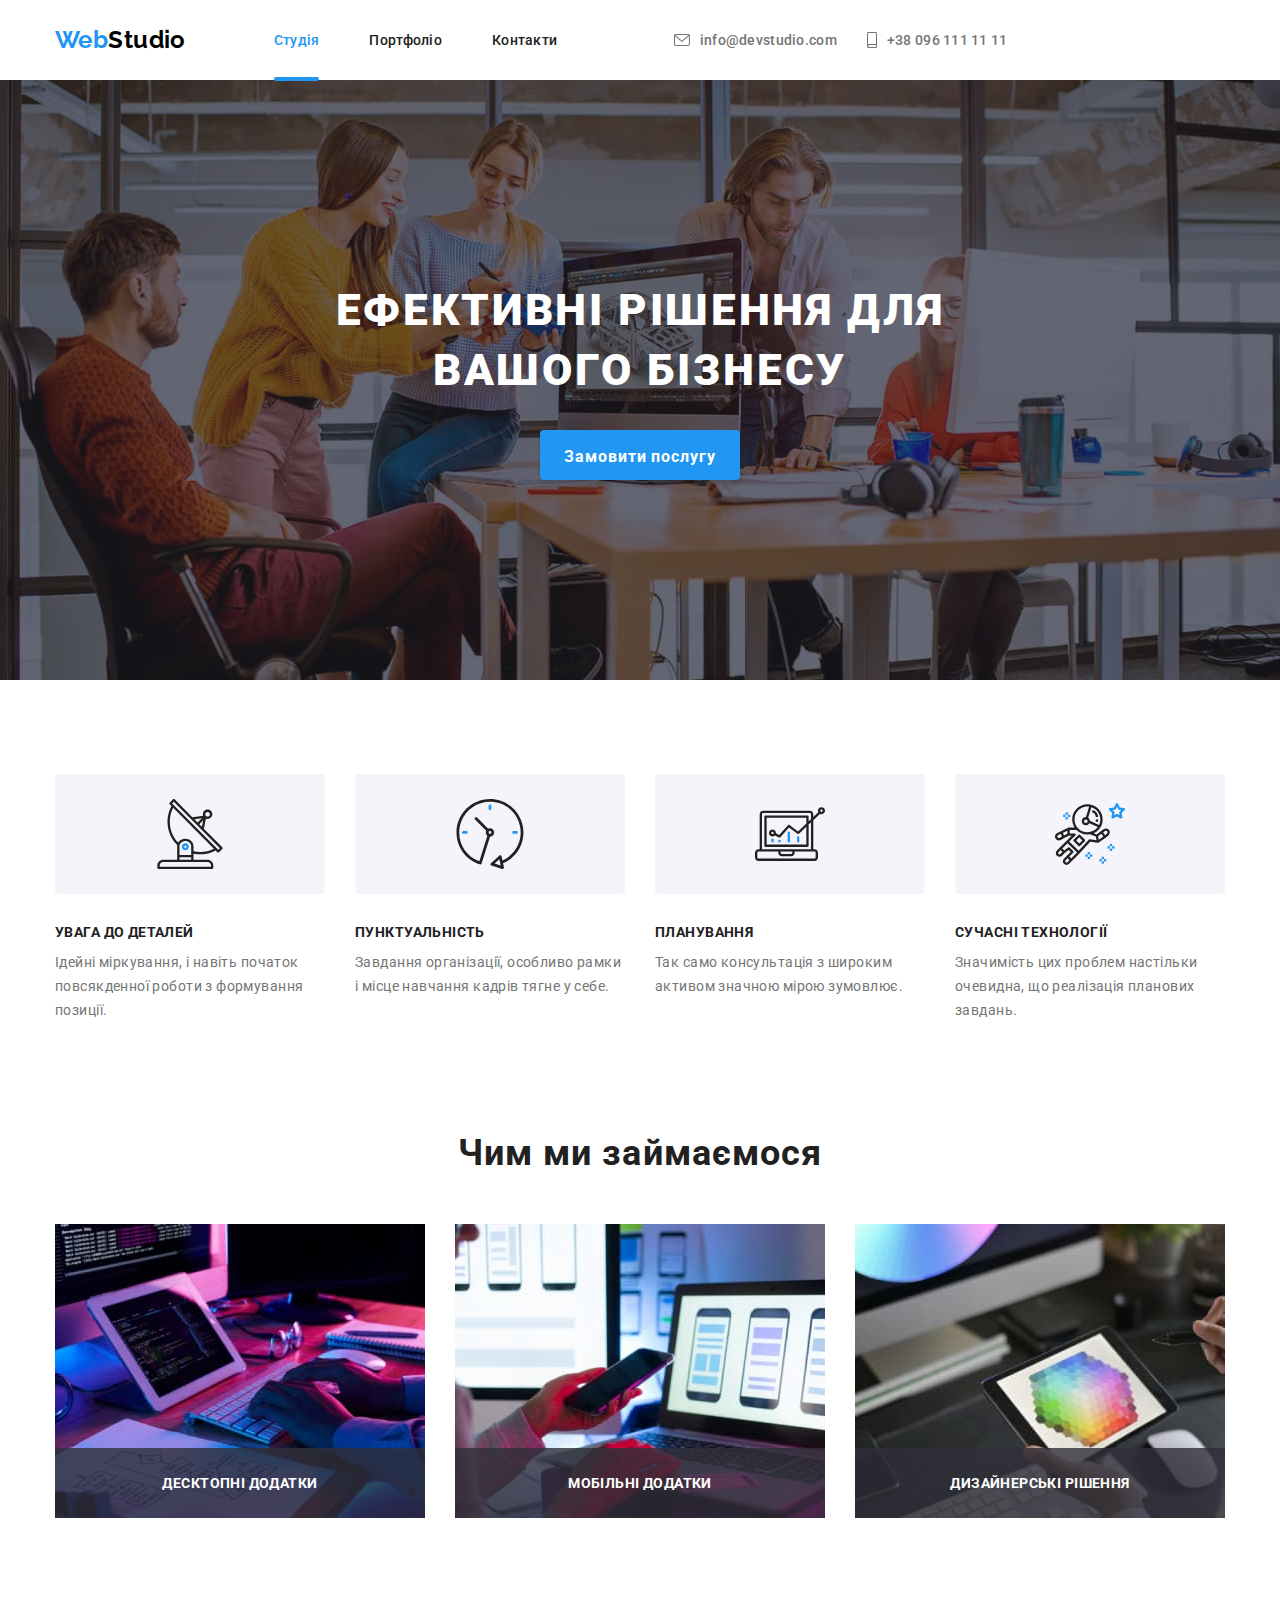
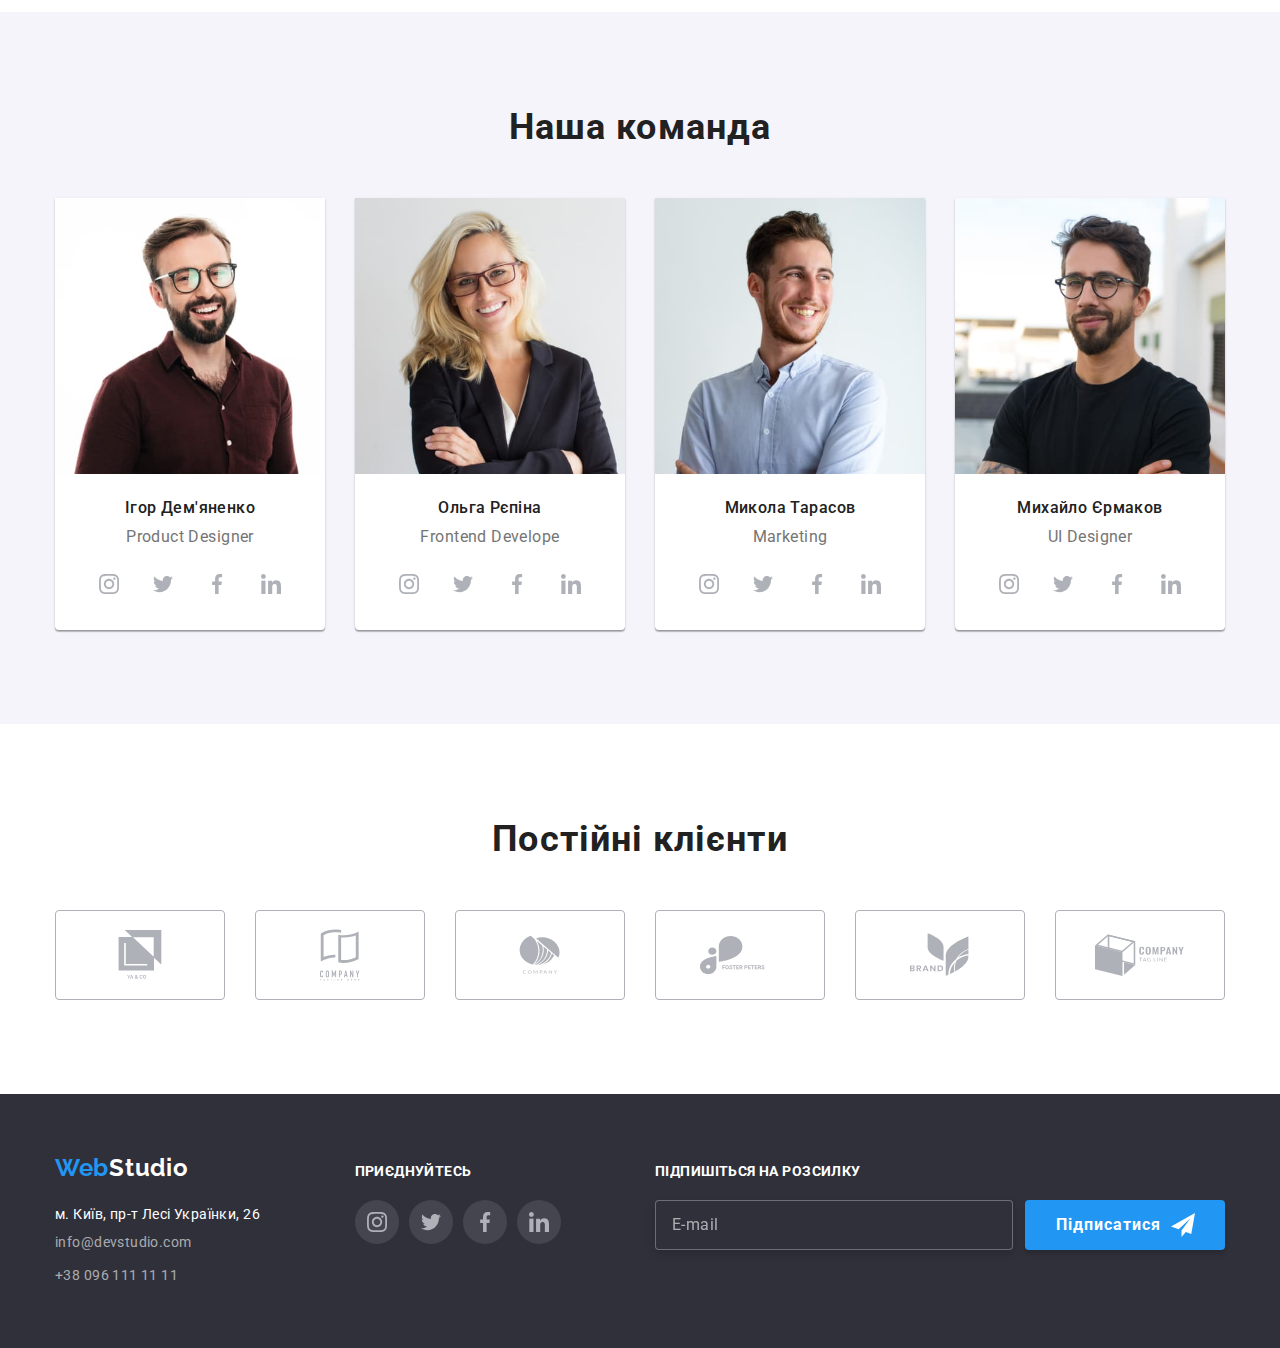
<file: index.html>
<!DOCTYPE html>
<html lang="uk">
<head>
    <meta charset="UTF-8">
    <meta http-equiv="X-UA-Compatible" content="IE=edge">
    <meta name="viewport" content="width=device-width, initial-scale=1.0">
    <title>Студія</title>
    <link rel="stylesheet"  href="https://cdnjs.cloudflare.com/ajax/libs/modern-normalize/1.0.0/modern-normalize.min.css"/>
    <link href="https://fonts.googleapis.com/css2?family=Raleway:wght@700&family=Roboto:wght@400;500;700;900&display=swap" rel="stylesheet">
    
    <!-- <link rel="stylesheet" href="./css/styles.css"> -->
    <link rel="stylesheet" href="./css/main.min.css">
</head>
<body>
    <header>
        <div class="container wrapper">
          
<!-- Навігація -->
                <nav class="menu">
                <a href="./index.html" class="menu__logo  link-logo link">Web<span class="menu__logo-studio link-logo">Studio</span></a>
                <button type="button"  class="menu-mobile"  aria-expanded="false" data-menu-button>
          
          <svg class="menu-mobile__icon" width="40" height="40" aria-label="Перемикач мобільного меню">
            <use class="menu-mobile__menu" href="./images/icons.svg.svg#menu"></use>
            <use class="menu-mobile__close" href="./img/symbol-defs.svg#icon-mobile-close"></use>
          </svg>
        </button>
                <div class="header-menu-container" id="header-menu-container" data-menu="">
                  <div class="header-menu-nav">
                  <ul class="list list-flex">
                    <li class="navigation__item"><a href="./index.html" class=" link link-nav link-nav--current">Студія</a></li>
                    <li class="navigation__item"><a href="./portfolio.html" class="menu__nav link link-nav">Портфоліо</a></li>
                    <li class="navigation__item"><a href="./" class="menu__nav link link-nav">Контакти</a></li>
                </ul>  
                </div>              
            <ul class=" list menu__list">
                <li class="menu__list-item" >
                    <a href="mailto:info@devstudio.com" class=" menu__contact link  ">
                        <svg class="menu__icons" width="16" height="12">
                  <use href="./images/icons.svg.svg#icon-envelope"></use>
                </svg>info@devstudio.com</a>
                </li>
                <li li class="menu__list-item">
                <a href="tel:+380961111111" class="menu__contact menu__contact--current link  ">
                <svg class="menu__icons" width="10" height="16">
                  <use href="./images/icons.svg.svg#icon-smartphone"></use>
                </svg> +38 096 111 11 11</a>
                </li>
                </ul>
                      <ul class="social-list__menu">
            <li class="social-list__item link">
              <a href="" class="social-list__links">Instagram</a>
              <span class="social-list__line"></span>
            </li>
            <li class="social-list__item ">
              <a href="" class="social-list__links">Twitter</a>
              <span class="social-list__line"></span>
            </li>
            <li class="social-list__item ">
              <a href="" class="social-list__links">Facebook</a>
              <span class="social-list__line"></span>
            </li>
            <li class="social-list__item ">
              <a href="" class="social-list__links">LinkedIn</a>
            </li>
          </ul>
        </div>
        </div>
        </nav>
    </header>        
<!-- Герой -->
    <main>
        <section class="main-page">
            <div class="container">
                    <h1 class="hero__title">Ефективні рішення для вашого бізнесу</h1>
                    <button type="button" class="main-page__button " data-modal-open>Замовити послугу</button>
                <div  class="backdrop  is-hidden "  data-modal >
  <div class="modal">    
    
    <form class="modal__form" autocomplete="off">
      <h1 class="form-name">Залиште свої дані, ми вам передзвонимо</h1>
      <div class="field username">
     
        
          <label for="name"> Iмя </label>
                  <input type="text" name="name" class="input" placeholder=" " required>
          <svg class="form-icon" width="18" height="18">
            <use href="./images/icons.svg.svg#username"></use>
          </svg>
        

     
          
      </div>
      <div class=" field usertel">
   
        
     <label for="tel">Телефон</label>
     
        <input type="tel" name="tel" class="input " placeholder=" " pattern="" id="">
        <svg class="form-icon" width="18" height="18">
        <use href="./images/icons.svg.svg#userphone"></use>
      </svg>
 

      
      </div>
      <div class="field usermail">
  <label for="mail">Почта</label>
          <input type="email" name="mail" class="input" placeholder=" " required >
          <svg class="form-icon" width="18" height="18">
            <use href="./images/icons.svg.svg#usermail"></use>
          </svg>
 
 
      </div>
      <div class="form-comment form-comment--input">
          <label for="comment">Коментар</label>
          <textarea class="form-comment-text" name="form-comment" id="form-comment" placeholder="Введіть текст" ></textarea>
        </div>
        <div role="group" class="wrapper--accept">
                <label class="modal__label">
                  <input type="checkbox" name="accept" class="modal__accept--input" />
                  <span class="modal__figure"></span>Погоджуюся з розсилкою та приймаю
                  <a href="/" class="modal-accept">Умови договору</a></label>
              </div>
      <button class="close-button " type="button" data-modal-close>
      <svg class=" close-sign " height="11" width="11"> 
        <use href="./images/icons.svg.svg#icon-exit"></use>
      </svg>
    </button>
      <button class="submit-button" type="submit"> Відправити</button>
    </form>
  </div>
        </section>
<!-- Особливості -->
        <section class="section section-padding">
          <div class="container " >
                <h2 class="features container__features visually-hidden" > Особливості </h2>
            <ul class="list features__list">
                <li class="about-item">
                    <div class="features__icon">
                <svg width="70" height="70">
                  <use href="./images/icons.svg.svg#icon-antenna-1-2"></use>
                </svg>
              </div>
                    <h3 class="features__title  ">УВАГА ДО ДЕТАЛЕЙ</h3>
                    <p class="features__text">Ідейні міркування, і навіть початок повсякденної роботи з формування позиції. </p>
                </li>
                
                <li class="about-item">
                    <div class="features__icon">
                <svg width="70" height="70">
                  <use href="./images/icons.svg.svg#icon-clock-1"></use>
                </svg>
              </div>
                    <h3 class="features__title ">ПУНКТУАЛЬНІСТЬ</h3>
                    <p class="features__text">Завдання організації, особливо рамки і місце навчання кадрів тягне у себе.</p>
                </li>
                
                <li class="about-item">
                    <div class="features__icon">
                <svg width="70" height="70">
                  <use href="./images/icons.svg.svg#icon-diagram-1"></use>
                </svg>
              </div>
                    <h3 class="features__title ">ПЛАНУВАННЯ</h3>
                    <p class="features__text ">Так само консультація з широким активом значною мірою зумовлює.</p>
                </li>
                
                <li class="about-item">
                    <div class="features__icon">
                <svg width="70" height="70">
                  <use href="./images/icons.svg.svg#icon-astronaut-1"></use>
                </svg>
              </div>
                    <h3 class="features__title ">СУЧАСНІ ТЕХНОЛОГІЇ</h3>
                    <p class="features__text">Значимість цих проблем настільки очевидна, що реалізація планових завдань.</p>
                </li>
            </ul>
        </div>
    </section>
<!-- Чим займаємося -->
        <section class="section section-works">
        <div class="container">
            <h2 class="section-title title-size">Чим ми займаємося</h2>
            <ul class="list list-works">
              <li>
                <div class="list-img-wrapper">
                <img src="./images/site_creator.jpg " width="370"  alt=" написання  коду " class="list-fotos">
              <div class="list-txt-wrapper">
                  <p>Десктопні додатки </p>
                </div>
              </div>
              </li>
                <li>
                <div class="list-img-wrapper">
                <img src="./images/mobile_app.jpg " width="370"   alt=" тестування мобільного додатку " class="list-fotos">
              <div class="list-txt-wrapper">
                  <p>Мобільні додатки </p>
                </div>
              </div>
              </li>
                <li>
                  <div class="list-img-wrapper">
                <img src="./images/design1.jpg " width="370"  alt=" кольорова гама " class="list-fotos">
              <div class="list-txt-wrapper">
                  <p>Дизайнерські рішення </p>
                </div>
              </div>
              </li>
        </ul>
    </div>
</section>
<!-- Наша команда-->
        <section class="section  section-padding team">
            <div class="container">
              
                <h2 class="section-title title-size">Наша команда</h2>
                <ul class="list team-list">
                    <li class="team-items">
                      <picture>
              <source media="(min-width: 480px)" srcset="./img/igor-mobile.jpg 1x, ./img/igor-mobile2.jpg 2x" type="image/jpg"/>
                            
              <source  media="(min-width: 768px)" srcset="./img/igor-tablet.jpg 1x, ./img/igor-tablet2.jpg 2x" type="image/jpg" />

              <source media="(min-width: 1200px)" srcset="./img/igor-desktop.jpg 1x, ./img/igor-desktop2.jpg 2x" type="image/jpg"/> 

                      <img  class="team-foto" src="./images/demianenko1.jpg" width="270" alt="Фото Ігор Дем'яненко">
                      </picture>
                    
                        <div class="cards">
                            <h3 class=" team-name">Ігор Дем'яненко</h3>
                        <p class=" professions">Product Designer</p>
                        <ul class="social-list list">
                  <li class="social-item">
                    <a href="#" class="social-link">
                      <svg class="social-icon">
                        <use href="./images/icons.svg.svg#icon-instagram-2"></use>
                      </svg>
                    </a>
                  </li>
                  <li class="social-item">
                    <a href="#" class="social-link">
                      <svg class="social-icon">
                        <use href="./images/icons.svg.svg#icon-twitter-1"></use>
                      </svg>
                    </a>
                  </li>
                  <li class="social-item">
                    <a href="#" class="social-link">
                      <svg class="social-icon">
                        <use href="./images/icons.svg.svg#icon-facebook-1"></use>
                      </svg>
                    </a>
                  </li>
                  <li class="social-item">
                    <a href="#" class="social-link">
                      <svg class="social-icon">
                        <use href="./images/icons.svg.svg#icon-linkedin-1"></use>
                      </svg>
                    </a>
                  </li>
                </ul>
            </div>
                        </li>
                    <li class="team-items">
                      <picture>
              <source srcset="./img/olgamobile.jpg 1x, ./img/olgamobilex2.jpg 2x" type="image/jpg"
                media="(min-width: 480px)" />
              <source srcset="./img/olgatablet.jpg 1x, ./img/olgatabletx2.jpg 2x" type="image/jpg"
                media="(min-width: 768px)" />
              <source srcset="./img/olgadesktop.jpg 1x, ./img/olgadesktopx2.jpg 2x" type="image/jpg"
                media="(min-width: 1200px)" />
                        <img  class="team-foto" src="./images/olha_repina3.jpg" width="270" alt="Фото Ольга Рєпіна">
                        </picture>
                        <div class="cards">
                            <h3 class=" team-name">Ольга Рєпіна</h3>
                            <p class=" professions">Frontend Develope</p>
                            <ul class="social-list list">
                  <li class="social-item">
                    <a href="#" class="social-link">
                      <svg class="social-icon">
                        <use href="./images/icons.svg.svg#icon-instagram-2"></use>
                      </svg>
                    </a>
                  </li>
                  <li class="social-item">
                    <a href="#" class="social-link">
                      <svg class="social-icon">
                        <use href="./images/icons.svg.svg#icon-twitter-1"></use>
                      </svg>
                    </a>
                  </li>
                  <li class="social-item">
                    <a href="#" class="social-link">
                      <svg class="social-icon">
                        <use href="./images/icons.svg.svg#icon-facebook-1"></use>
                      </svg>
                    </a>
                  </li>
                  <li class="social-item">
                    <a href="#" class="social-link">
                      <svg class="social-icon">
                        <use href="./images/icons.svg.svg#icon-linkedin-1"></use>
                      </svg>
                    </a>
                  </li>
                </ul>
                        </div>
                        
                    </li>
                    <li class="team-items">
                      <picture>
                        <source srcset="./img/nikolaymobile.jpg 1x, ./img/nikolaymobilex2.jpg 2x" type="image/jpg"
                media="(min-width: 480px)" />
              <source srcset="./img/nikolaytablet.jpg 1x, ./img/nikolaytabletx2.jpg 2x" type="image/jpg"
                media="(min-width: 768px)" />
              <source srcset="./img/nikolaydesktop.jpg 1x, ./img/nikolaydesktopx2.jpg 2x" type="image/jpg"
                media="(min-width: 1200px)" />
                        <img  class="team-foto" src="./images/tarasov4.jpg"  width="270" alt="Микола Тарасов">
                        </picture>
                        <div class="cards">
                            <h3 class=" team-name">Микола Тарасов</h3>
                            <p class=" professions" >Marketing</p>
                            <ul class="social-list list">
                  <li class="social-item">
                    <a href="#" class="social-link">
                      <svg class="social-icon">
                        <use href="./images/icons.svg.svg#icon-instagram-2"></use>
                      </svg>
                    </a>
                  </li>
                  <li class="social-item">
                    <a href="#" class="social-link">
                      <svg class="social-icon">
                        <use href="./images/icons.svg.svg#icon-twitter-1"></use>
                      </svg>
                    </a>
                  </li>
                  <li class="social-item">
                    <a href="#" class="social-link">
                      <svg class="social-icon">
                        <use href="./images/icons.svg.svg#icon-facebook-1"></use>
                      </svg>
                    </a>
                  </li>
                  <li class="social-item">
                    <a href="#" class="social-link">
                      <svg class="social-icon">
                        <use href="./images/icons.svg.svg#icon-linkedin-1"></use>
                      </svg>
                    </a>
                  </li>
                </ul>
                        </div>
                        
                    </li>
                    <li class="team-items">
                      <picture>
                        <source srcset="./img/michalmobile.jpg 1x, ./img/michalmobilex2.jpg 2x" type="image/jpg"
                media="(min-width: 480px)" />
              <source srcset="./img/michaltablet.jpg 1x, ./img/michaltabletx2.jpg 2x" type="image/jpg"
                media="(min-width: 768px)" />
              <source srcset="./img/michaldesktop.jpg 1x, ./img/michaldesktopx2.jpg 2x" type="image/jpg"
                media="(min-width: 1200px)" />
                        <img  class="team-foto" src="./images/ermakov2.jpg" width="270" alt="Фото Михайло Єрмаков">
                        </picture>
                        <div class="cards">
                            <h3 class=" team-name" >Михайло Єрмаков</h3>
                        <p class=" professions">UI Designer</p>
                        <ul class="social-list list">
                  <li class="social-item">
                    <a href="#" class="social-link">
                      <svg class="social-icon">
                        <use href="./images/icons.svg.svg#icon-instagram-2"></use>
                      </svg>
                    </a>
                  </li>
                  <li class="social-item">
                    <a href="#" class="social-link">
                      <svg class="social-icon">
                        <use href="./images/icons.svg.svg#icon-twitter-1"></use>
                      </svg>
                    </a>
                  </li>
                  <li class="social-item">
                    <a href="#" class="social-link">
                      <svg class="social-icon">
                        <use href="./images/icons.svg.svg#icon-facebook-1"></use>
                      </svg>
                    </a>
                  </li>
                  <li class="social-item">
                    <a href="#" class="social-link">
                      <svg class="social-icon">
                        <use href="./images/icons.svg.svg#icon-linkedin-1"></use>
                      </svg>
                    </a>
                  </li>
                </ul>
                    </div>
                </li>
            </ul>
        </div>
    </section>
    <!-- Постійні клієнти  -->
    <section class=" section-padding ">
        <div class="container">
          <h2 class=" title-size"> Постійні клієнти</h2>
          <ul class="customers-list list">
            <li class="customers-item">
              <a href="#" class="customers-link">
                <svg class="client-icon" width="44" height="49">
                  <use href="./images/icons.svg.svg#icon-group-33"></use>
                </svg>
              </a>
            </li>
            <li class="customers-item">
              <a href="#" class="customers-link">
                <svg class="client-icon" width="40" height="52">
                  <use href="./images/icons.svg.svg#icon-group-8"></use>
                </svg>
              </a>
            </li>
            <li class="customers-item">
              <a href="#" class="customers-link">
                <svg class="client-icon" width="41" height="43">
                  <use href="./images/icons.svg.svg#icon-group-1"></use>
                </svg>
              </a>
            </li>
            <li class="customers-item">
              <a href="#" class="customers-link">
                <svg class="client-icon" width="80" height="42">
                  <use href="./images/icons.svg.svg#icon-group-2"></use>
                </svg>
              </a>
            </li>
            <li class="customers-item">
              <a href="#" class="customers-link">
                <svg class="client-icon" width="59" height="47">
                  <use href="./images/icons.svg.svg#icon-group-3"></use>
                </svg>
              </a>
            </li>
            <li class="customers-item">
              <a href="#" class="customers-link">
                <svg class="client-icon" width="89" height="46">
                  <use href="./images/icons.svg.svg#icon-object"></use>
                </svg>
              </a>
            </li>
          </ul>
        </div>
</section>
</main>
<!-- Футер -->

            <footer class="footer">
        <div class="container">
            <div class="footer-wrapper">
              <address class="footer-address">
                <a href="./index.html" class="footer-logo link logo" lang="en">Web<span
                    class="footer-studio">Studio</span></a>
                
                  <ul class="contacts list">
                  <li class="address-item">
                    <a href="https://www.google.com/maps/d/viewer?mid=10uSM3H-mIU3GznYo2szRIEphczw&h" target="_blank" rel="noreferrer noopener"
                        class="link footer-list "><span class="footer-address">
                          м. Київ, пр-т Лесі Українки, 26 </span></a>
                    </li>
                    <li class="address-item">
                      <a href="mailto:info@devstudio.com" class="link footer-contacts footer-list" >info@devstudio.com</a>
                    </li>
                    <li class="address-item">
                      <a href="tel:+380961111111" class="link footer-contacts">+38 096 111 11 11</a>
                    </li>
                  </ul>
                </address>
                </div>
                <div class="footer-social">
                  <p class="footer-title">Приєднуйтесь</p>
                  <ul class="social-list list">
                    <li class="social-item">
                      <a href="#" class="social-link social-list-item ">
                        <svg class="social-icon">
                          <use href="./images/icons.svg.svg#icon-instagram-2"></use>
                        </svg>
                      </a>
                    </li>
                    <li class="social-item" >
                      <a href="#" class="social-link social-list-item ">
                      <svg class="social-icon">
                        <use href="./images/icons.svg.svg#icon-twitter-1"></use>
                      </svg>
                    </a>

                    </li>
                    <li class="social-item">
                      <a href="#" class="social-link social-list-item ">
                        <svg class="social-icon">
                          <use href="./images/icons.svg.svg#icon-facebook-1"></use>
                        </svg>
                      </a>
                    </li>
                    <li class="social-item">
                      <a href="#" class="social-link social-list-item ">
                        <svg class="social-icon">
                          <use href="./images/icons.svg.svg#icon-linkedin-1"></use>
                        </svg>
                      </a>
                    </li>
                  </ul>
            </div>
            <div class="subscribe-newletter">
          <p class="subscribe-text">Підпишіться на розсилку</p>
          <form autocomplete="off" class="subscribe-form">
            <input class="subscribe-input" type="email" name="mail" placeholder="E-mail" required>
            <button class="subscribe-button" type="submit">Підписатися</button>
          </form>
        </div>
      
  </footer> 
</div>
  <script src="./js/modal.js"></script>
  <script src="./js/menu.js"></script>
</body>
</html>
</file>
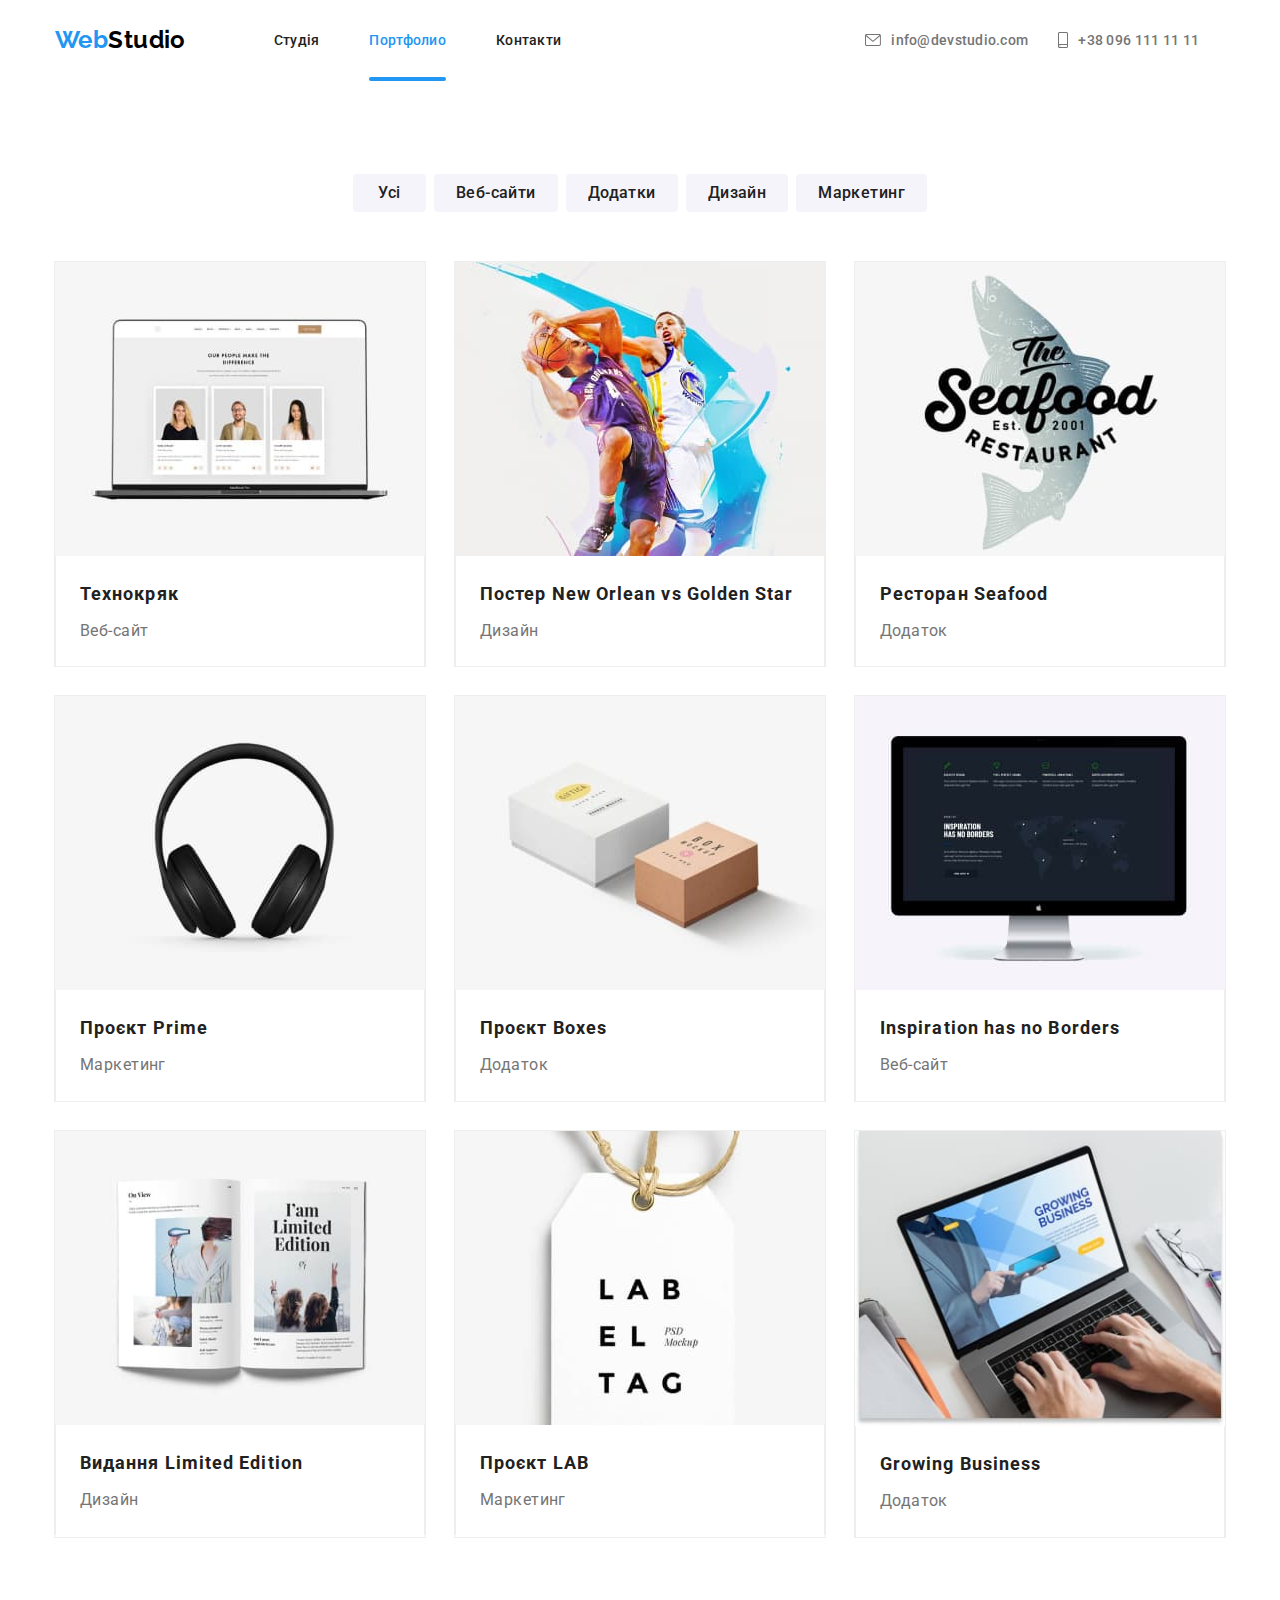
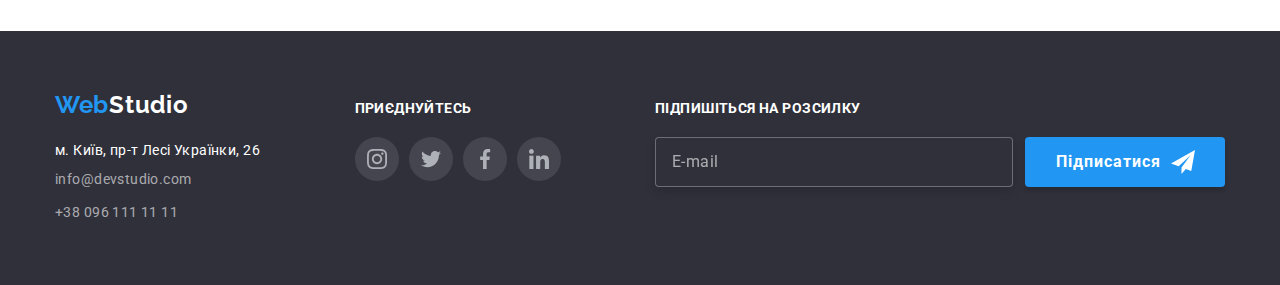
<file: portfolio.html>
<!DOCTYPE html>
<html lang="uk">
<head>
    <meta charset="UTF-8">
    <meta http-equiv="X-UA-Compatible" content="IE=edge">
    <meta name="viewport" content="width=device-width, initial-scale=1.0">
    <title>Портфоліо </title>
    <link rel="stylesheet"
    href="https://cdnjs.cloudflare.com/ajax/libs/modern-normalize/1.0.0/modern-normalize.min.css"/>
    <link href="https://fonts.googleapis.com/css2?family=Raleway:wght@700&family=Roboto:wght@400;500;700;900&display=swap" rel="stylesheet">
    <!-- <link rel="stylesheet" href="./css/styles.css"> -->
<link rel="stylesheet" href="./css/main.min.css">
</head>
<body>
  <header >
    <div class="container wrapper">
      <nav class="menu">
<!-- Навігація  --> 
<a href="./index.html" class="menu__logo  link-logo link">Web<span class="menu__logo-studio link-logo">Studio</span></a>
<button type="button"  class="menu-mobile"  aria-expanded="false" data-menu-button>
  <svg class="menu-mobile__icon" width="40" height="40" aria-label="Перемикач мобільного меню">
            <use class="menu-mobile__menu" href="./images/icons.svg.svg#menu"></use>
            <use class="menu-mobile__close" href="./img/symbol-defs.svg#icon-mobile-close"></use>
          </svg>
        </button>
        <div class="header-menu-container" id="header-menu-container" data-menu=""> 
<ul class=" list list-flex">
              <li class="navigation__item"><a href="./index.html" class="link menu__nav link-nav">Студія</a></li>
          <li class="navigation__item"><a href="./portfolio.html" class="link-nav--current current link link-nav">Портфолио</a></li>
        <li class="navigation__item"><a href="./" class="menu__nav link link-nav">Контакти</a></li>
         </ul>                
            <ul class=" list menu__list">
                <li class="menu__list-item" >
                    <a href="mailto:info@devstudio.com" class=" menu__contact link  ">
                        <svg class="menu__icons" width="16" height="12">
                  <use href="./images/icons.svg.svg#icon-envelope"></use>
                </svg>info@devstudio.com</a>
                </li>
                <li li class="menu__list-item">
                <a href="tel:+380961111111" class="menu__contact menu__contact--current link  ">
                <svg class="menu__icons" width="10" height="16">
                  <use href="./images/icons.svg.svg#icon-smartphone"></use>
                </svg> +38 096 111 11 11</a>
                </li>
                </ul>
                      <ul class="social-list__menu">
            <li class="social-list__item link">
              <a href="" class="social-list__links">Instagram</a>
              <span class="social-list__line"></span>
            </li>
            <li class="social-list__item ">
              <a href="" class="social-list__links">Twitter</a>
              <span class="social-list__line"></span>
            </li>
            <li class="social-list__item ">
              <a href="" class="social-list__links">Facebook</a>
              <span class="social-list__line"></span>
            </li>
            <li class="social-list__item ">
              <a href="" class="social-list__links">LinkedIn</a>
            </li>
          </ul>
        </div>
        </div>
        </nav>
</header>
    <main>
<!-- Продукти -->
      <section  class="projects-guide">
        <div class="container">
            <h1 class="section-title visually-hidden" > Проєкти </h1>
     <ul class="list  projects-filter  projects-guide__filter">
        <li class="projects-filter__list">
            <button type="button" class="projects-filter__buttons current hero-button">Усі</button>
        </li>
        <li class="projects-filter__list">
            <button type="button" class="projects-filter__buttons  hero-button"> Веб-сайти </button>
        </li>
        <li class="projects-filter__list">
            <button type="button" class="projects-filter__buttons  hero-button"> Додатки</button>
        </li>
        <li class="projects-filter__list"> 
            <button type="button" class="projects-filter__buttons hero-button"> Дизайн </button>
        </li>
        <li class="projects-filter__list">
            <button type="button" class="projects-filter__buttons  hero-button">Маркетинг</button>
        </li>
       </ul>
<!-- Наші роботи -->
       <ul class="list portfolio-items ">
        <li  class="portfolio-element ">
            <a href="#" class="link portfolio-overlay "  >
                <div class="cards-position">
                <img src="./images/photo_1.jpg" alt="зображення веб сайту " width="370" height="294">
                <div class="overlay">
                  <p>Ресурс пропонує комплексні пропозиції з різним рівнем функціоналу та сервісів.
                  Все це дозволить відвідувачу отримати вичерпні відомості про компанію чи приватну особу.
                </p>
                </div>
                </div>
                 <div class="portfolio-cards">
                <h2 class="section-title  portfolio-title">Технокряк</h2>
                <p class="portfolio-text">Веб-сайт</p>
            </div>
            </a>
        </li>
        <li class="portfolio-element">
            <a href="#" class="link portfolio-overlay">
              <div class="cards-position"> 
            <img src="./images/photo_2.jpg" alt="змагання" width="370" height="294" >
            <div class="overlay">
              <p>Ресурс пропонує комплексні пропозиції з різним рівнем функціоналу та сервісів.
              Все це дозволить відвідувачу отримати вичерпні відомості про компанію чи приватну особу.
            </p>
            </div>
            </div>
             <div class="portfolio-cards">
            <h2 class="section-title portfolio-title">Постер New Orlean vs Golden Star</h2>
            <p class="portfolio-text"> Дизайн</p>
        </div>
        </a>
        </li>
        <li class="portfolio-element">
            <a href="#" class="link portfolio-overlay ">
              <div class="cards-position"> 
            <img src="./images/photo_3.jpg" alt="логотип ресторану" width="370" height="294" >
            <div class="overlay">
              <p>Ресурс пропонує комплексні пропозиції з різним рівнем функціоналу та сервісів.
              Все це дозволить відвідувачу отримати вичерпні відомості про компанію чи приватну особу.
            </p>
            </div>
            </div>
             <div class="portfolio-cards">
            <h2 class="section-title portfolio-title"> Ресторан Seafood</h2>
            <p class="portfolio-text">Додаток</p>
        </div>
        </a>
        </li>

            <li class="portfolio-element">
                <a href="#" class="link portfolio-overlay">
                  <div class="cards-position"> 

                <img src="./images/photo_4.jpg" alt="навушники" width="370" height="294" >
                <div class="overlay">
                  <p>Ресурс пропонує комплексні пропозиції з різним рівнем функціоналу та сервісів.
                  Все це дозволить відвідувачу отримати вичерпні відомості про компанію чи приватну особу.
                </p>
                </div>
                </div>
                 <div class="portfolio-cards">
                <h2 class="section-title portfolio-title"> Проєкт Prime </h2>
                <p class="portfolio-text">Маркетинг</p>
            </div>
            </a>
            </li>
            <li class="portfolio-element">
                <a href="#" class="link portfolio-overlay  "> 
                  <div class="cards-position"> 
                <img src="./images/photo_5.jpg" alt="дві коробки" width="370" height="294" >
                <div class="overlay">
                  <p>Ресурс пропонує комплексні пропозиції з різним рівнем функціоналу та сервісів.
                  Все це дозволить відвідувачу отримати вичерпні відомості про компанію чи приватну особу.
                </p>
                </div>
                </div>
                 <div class="portfolio-cards">
                    <h2 class="section-title portfolio-title">Проєкт Boxes</h2>
                    <p class="portfolio-text">Додаток</p>
        </div>
            </a>
            </li>

            <li class="portfolio-element">
                <a href="#" class="link portfolio-overlay">
                  <div class="cards-position"> 
                <img src="./images/photo_6.jpg" alt="монітор" width="370" height="294" >
                <div class="overlay">
                  <p>Ресурс пропонує комплексні пропозиції з різним рівнем функціоналу та сервісів.
                  Все це дозволить відвідувачу отримати вичерпні відомості про компанію чи приватну особу.
                </p>
                </div>
                </div>
                 <div class="portfolio-cards">
                  <h2 class="section-title portfolio-title">Inspiration has no Borders</h2>
            <p class="portfolio-text">Веб-сайт</p>
        </div>
            </a>
            </li>

            <li class="portfolio-element">
                <a href="#" class="link  portfolio-overlay">
                  <div class="cards-position"> 
                <img src="./images/photo_7.jpg" width="370" height="294" alt="журнал">
                <div class="overlay">
                  <p>Ресурс пропонує комплексні пропозиції з різним рівнем функціоналу та сервісів.
                  Все це дозволить відвідувачу отримати вичерпні відомості про компанію чи приватну особу.
                </p>
                </div>
                </div>
                 <div class="portfolio-cards">
                <h2 class="section-title portfolio-title">Видання Limited Edition</h2>
            <p class="portfolio-text">Дизайн</p>
        </div>
            </a>
            </li>
            <li class="portfolio-element">
                <a href="#" class="link portfolio-overlay">
                  <div class="cards-position"> 
                <img src="./images/photo_8.jpg" width="370" height="294" alt="металічна підвіска ">
                <div class="overlay">
                  <p>Ресурс пропонує комплексні пропозиції з різним рівнем функціоналу та сервісів.
                  Все це дозволить відвідувачу отримати вичерпні відомості про компанію чи приватну особу.
                </p>
                </div>
                </div>
                 <div class="portfolio-cards">
                <h2 class="section-title portfolio-title">Проєкт LAB</h2>
                <p class="portfolio-text">Маркетинг</p>
            </div>
            </a>
            </li>
            
            <li class="portfolio-element">
                <a href="#" class="link portfolio-overlay">
                  <div class="cards-position"> 
                <img src="./images/photo_9.jpg" width="370" alt="ноут бук">
                <div class="overlay">
                  <p>Ресурс пропонує комплексні пропозиції з різним рівнем функціоналу та сервісів.
                  Все це дозволить відвідувачу отримати вичерпні відомості про компанію чи приватну особу.
                </p>
                </div>
                </div>
                 <div class="portfolio-cards">
                <h2 class="section-title portfolio-title">Growing Business</h2>
            <p class="portfolio-text">Додаток</p>
        </div>
     </a>
        </li>
    </ul>
</div>
</section>
</main>
<!--Футер -->
<footer class="footer">
  <div class="container">
      <div class="footer-wrapper">
        <address class="footer-address">
          <a href="./index.html" class="footer-logo link logo" lang="en">Web<span
              class="footer-studio">Studio</span></a>
          
            <ul class="contacts list">
            <li class="address-item">
              <a href="https://www.google.com/maps/d/viewer?mid=10uSM3H-mIU3GznYo2szRIEphczw&h" target="_blank" rel="noreferrer noopener"
                  class="link footer-list "><span class="footer-address">
                    м. Київ, пр-т Лесі Українки, 26 </span></a>
              </li>
              <li class="address-item">
                <a href="mailto:info@devstudio.com" class="link footer-contacts footer-list" >info@devstudio.com</a>
              </li>
              <li class="address-item">
                <a href="tel:+380961111111" class="link footer-contacts">+38 096 111 11 11</a>
              </li>
            </ul>
          </address>
          </div>
          <div class="footer-social">
            <p class="footer-title">Приєднуйтесь</p>
            <ul class="social-list list">
              <li class="social-item">
                <a href="#" class="social-link social-list-item ">
                  <svg class="social-icon">
                    <use href="./images/icons.svg.svg#icon-instagram-2"></use>
                  </svg>
                </a>
              </li>
              <li class="social-item" >
                <a href="#" class="social-link social-list-item ">
                <svg class="social-icon">
                  <use href="./images/icons.svg.svg#icon-twitter-1"></use>
                </svg>
              </a>

              </li>
              <li class="social-item">
                <a href="#" class="social-link social-list-item ">
                  <svg class="social-icon">
                    <use href="./images/icons.svg.svg#icon-facebook-1"></use>
                  </svg>
                </a>
              </li>
              <li class="social-item">
                <a href="#" class="social-link social-list-item ">
                  <svg class="social-icon">
                    <use href="./images/icons.svg.svg#icon-linkedin-1"></use>
                  </svg>
                </a>
              </li>
            </ul>
      </div>
      <div class="subscribe-newletter">
    <p class="subscribe-text">Підпишіться на розсилку</p>
    <form autocomplete="off" class="subscribe-form">
      <input class="subscribe-input" type="email" name="mail" placeholder="E-mail" required>
      <button class="subscribe-button" type="submit">Підписатися</button>
    </form>
  </div>

</footer> 
</div>
<script src="./js/modal.js"></script>
<script src="./js/menu.js"></script>
</body>
</html>
</file>
<file: css/styles.css>
/*
 wrapper, list, current, menu-nav, list-flex-  Навігація 
 link ,section-title,portfolio-title,  portfolio-text .portfolio-items . projects-filter .portfolio-element portfolio-cards- Наші роботи 
 link,footer,footer-wrapper,logo,logo-white,footer-address footer-list- - Футер
 menu, -Лого
 menu-nav, menu-contact, list-flex, link-nav- Контакти
 current,visually-hidden,title-size,section-works , list-works ,list-fotos - Чим займаємось 
 hero ,hero-container,hero-title, hero-button , section-features - Герой 
 list-title, list-text ,features-list -Особливості 
 title-size, team , team-name ,team-list, team-items ,cards ,team-foto - Наша команда 
 buttons buttons:focus,buttons:hover,navigation-projects- Продукти 
*/
/* :root {
  --primary-text-color: #212121; */
  /* --nav-contact-color: #757575; */
  /* --title-text-color: #000000; */
  /* --accent-color: #2196F3; */
  /* --title-color: #FFFFFF; */
  /* --background-accent-color: #2f303a; */
  /* --team-background-color: #f5f4fa; */
  /* --footer-email-tel: rgba(255, 255, 255, 0.6); */
  /* --footer-social-link: rgba(255, 255, 255, 0.1); */
  /* --header-border: #ececec; */
  /* --portfolio-border: #eeeeee; */
  /* --hero-gradient: rgba(47, 48, 58, 0.4); */
    /* --team-social-icon: #afb1b8; */
  /* --cubic: cubic-bezier(0.4, 0, 0.2, 1); */
    /* --hero-btn: #188CE8; */

 

    
/*----------BODY----------*/
/* 
body {
  font-family: "Roboto", sans-serif;
  font-weight: 400;
  font-size: 14px;
  line-height: 1.2;
  letter-spacing: 0.03em;
  background-color: var(--title-color);
  color: var(--nav-contact-color);
} */

/* 
button {
  cursor: pointer;
} */

/* address {
  font-style: normal;
} */
/* 
header {
  border-bottom: 1px solid var(--header-border);
} */
/* 
img {
  display: block;
} */

/* 
h3,
p,
ul{
  margin: 0px;
  padding: 0px;
} */
/* .visually-hidden {
  position: absolute;
  overflow: hidden;
  clip: rect(1px, 1px, 1px, 1px);
  padding: 0;
  border: 0;
  height: 1px;
  width: 1px;

} */



/* .container {
  width: 1200px;
  padding-left: 15px;
  padding-right: 15px;
  text-align: center;
  margin-right: auto;
  margin-left: auto;
} */

/* .wrapper {

  display: flex;

  justify-content: space-between;

  align-items: center;

  text-align: left;

} */


/* .list {
  list-style: none;
  margin: 0;
  padding: 0;
} */


/* 
.link {
  text-decoration: none;
  list-style: none;
  transition: color 250ms var(--cubic);

} */

/* 
.section-title {
  font-weight: 700;
  color: var(--primary-text-color)
} */


/*----------HEADER----------*/
/* .menu {
  font-weight: 500;
  display: flex;
  align-items: center;
} */
/* 
.current {
  color: var(--accent-color);
} */

/* .menu-nav {
  color: var(--primary-text-color);
} */

/* .menu-contact {
  color: var(--nav-contact-color);
  font-weight: 500;
} */
/* 
.logo {
  font-family: "Raleway", san-serif;
  font-weight: 700;
  font-size: 26px;
  line-height: inherit;
  margin-right: 93px;
} */

/* .logo-blue {
  color: var(--accent-color);
} */
/* 
.logo-black {
  color: var(--title-text-color)
} */



/* 
/* .current, */
/* .menu-nav:hover,
.menu-nav:focus,
.menu-contact:hover,
.menu-contact:focus,
.footer-contacts:hover,
.footer-contacts:focus {
  color: var(--accent-color);
} */ */


/* 
.list-flex {
  display: flex;
} */

/* .list-flex>li:not(:last-child) {
  margin-right: 50px;
} */

/* .link-nav {
  display: flex;
  align-items: center;
  padding-top: 32px;
  padding-bottom: 32px;

} */
/* .current,
.menu-nav {
  position: relative;
} */

/* 
.link-current::before {
  position: absolute;
  content: "";
  bottom: -1px;
  left: 0;
  display: block;
  width: 100%;
  height: 4px;
  border-radius: 2px;
  background-color: var(--accent-color);
  transition: opacity 250ms var(--cubic), background-color 250ms var(--cubic);
  
}
.item .link-nav {
  position: relative;
}

.link-nav::after {
  position: absolute;
  content: "";
  bottom: -1px;
  left: 0;
  
  display: block;
  width: 100%;
  height: 4px;
  border-radius: 2px;
  background-color: var(--accent-color);
  opacity: 0;
  transition: opacity 250ms cubic-bezier(0.4, 0, 0.2, 1),background-color 250ms cubic-bezier(0.4, 0, 0.2, 1);
}


.link-nav:hover::after,
.link-nav:focus::after {
  transform: scale(1);
  opacity: 1;
  /* transition: transform 250ms cubic-bezier(0.4, 0, 0.2, 1); */
/* }
.link-logo{
padding: 24px 0px;
} */ */


/* 
.menu-icons {
 
  fill: currentColor;
  color: inherit;
  margin-right: 10px;

} */

/*----------Герой----------*/



 




/* .hero {
  text-align: center;
  padding-top: 200px;
  padding-bottom: 200px;
  margin-left: auto;
  margin-right: auto;
  height: 600px;
  max-width: 1600px;
  background-image: linear-gradient(to right, rgba(47, 48, 58, 0.4), rgba(47, 48, 58, 0.4)), url(../images/hero.jpg);
  background-repeat: no-repeat;
  background-position: center;
  background-size: cover;
  outline: 1px solid var(--title-text-color);
  background-color: var(--background-accent-color);} */


/* 

.hero-container {
  max-width: 696px;
  margin-left: auto;
  margin-right: auto;
} */
/* 
.hero-title,
.hero-button {
  letter-spacing: 0.06em;
  color: var(--title-color);


}


.hero-title {
  font-weight: 900;
  font-size: 44px;
  line-height: 1.4;
  text-transform: uppercase;

  margin-top: 0;
  margin-bottom: 30px;
  padding: 0;


} */


/* .hero-button {
  font-family: inherit;
  font-weight: 700;
  font-size: 16px;
  line-height: 1.9;
  background-color: var(--accent-color);
  color: var(--title-color);
  border-radius: 4px;
  border-color: transparent;
  
}

.hero-button:hover,
.hero-button:focus{
  background-color: var(--hero-btn)
}
.hero-btn {
  padding: 10px 32px;
  min-width: 200px;
} */

/*----------Особливості----------*/

/* .list-title {
  text-transform: uppercase;
  margin-bottom: 10px;
} */

/* .list-text {
  line-height: 1.7;
} */
/* 
.section-features {
  padding-top: 94px;
  padding-bottom: 94px;
} */

/* .features-list {
  display: flex;
  text-align: left;
} */

/* .features-list>li {
  width: calc((100% - (3 * 30px)) / 4);
}

.features-list>li:not(:last-child) {
  margin-right: 30px;
} */


/* .features-icon {
  display: flex;
  align-items: center;
  justify-content: center;
  width: 100%;
  height: 120px;
  background-color: var(--team-background-color);
  border-radius: 4px;
  margin-bottom: 30px;
} */
/*----------.........................................Чим займаємося................................................................---------*/





/* .title-size {
  font-size: 36px;
 margin: 0px 0px 50px 0px;
} */


/* .section-works {
  padding-bottom: 94px;
} */
/* 
.list-works>li:not(:last-child) {
  margin-right: 30px;
} */
/* 
.list-works {
  display: flex;
  margin-top: 50px;
} */

/* .list-foto {
  display: block;
} */

/* .list-img-wrapper{
  position: relative;
} */
/* .list-txt-wrapper {
  position: absolute;
  bottom: 0;
  left: 0;
  display: flex;
  justify-content: center;
  align-items: center;
  width: 100%;
  height: 70px;
  font-weight: 700;
  font-size: 14px;
  line-height: 1.143;
  letter-spacing: 0.03em;
  text-transform: uppercase;
  background-color: rgba(47, 48, 58, 0.8);
  color: var(--title-color);
} */
/*----------Наша команда----------*/
/* .team {
  background-color: var(--team-background-color);
  padding-top: 94px;
  padding-bottom: 94px;
} */

/* .team-name,
.professions {
  font-size: 16px;
} */
/* 
.professions {
  margin-top: 0;
  margin-bottom: 0;
} */

/* .team-name {
  font-weight: 500;
  color: var(--primary-text-color);
  margin-top: 0;
  margin-bottom: 10px;
} */

/* 
.team-list {
  display: flex;
} */

/* .cards {
  margin-top: 30px;
  margin-bottom: 30px;
} */
/* .team-items {
  box-shadow: 0 1px 3px rgba(0, 0, 0, 0.12), 0 1px 1px rgba(0, 0, 0, 0.14), 0 2px 1px rgba(0, 0, 0, 0.2);
  border-radius: 0 0 4px 4px;
  background-color: var(--title-color);
} */

/* .team-items:not(:last-child) {
  margin-right: 30px;
} */


/* 
.team-foto {
  display: block;
} */


/* .social-list {
  display: flex;
  justify-content: center;
 margin-top: 16px;
  
} */
/* 
.social-list {
  color: var(--team-social-icon);
} */

/* .social-item{
  width: 44px;
  height: 44px;
} */

/* .social-item:not(:last-child) {
  margin-right: 10px;
} */


/* .social-link {
  background-color: var(--title-color);
  fill: currentColor;
  color: inherit;
} */
/* 
.social-link {
  display: flex;
  align-items: center;
  justify-content: center;
  border-radius: 50%;
  width: 100%;
  height: 100%;
  fill: currentColor;
  color: inherit;
  transition: background-color 250ms var(--cubic);
} */

/* 
.social-icon {
  width: 20px;
  height: 20px;
  transition: fill var(--team-social-icon)}  */

/* 
.social-link:hover,
.social-link:focus,
.footer .social-link:hover,
.footer .social-link:focus {
  background-color: var(--accent-color);
  color: var(--title-color);
} */

/*---------Наша к----------*/
/* .customers {
  padding-top: 94px;
  padding-bottom: 94px;
} */

/* .customers-list {
  display: flex;
  color: var(--team-social-icon);
} */

/* .customers-item {
  display: flex;
  justify-content: center;
  align-items: center;
  width: 170px;
  height: 90px;
} */

/* .customers-item:not(:last-child) {
  margin-right: 30px;
} */

/* .customers-link {
  display: flex;
  align-items: center;
  justify-content: center;

  color: inherit;
  width: 100%;
  height: 100%;
  border: 1px solid var(--team-social-icon);
  border-radius: 4px;
  transition: border var(--portfolio-border)
} */
/* 
.customers-link:hover,
.customers-link:focus {
  color: var(--accent-color);
  border-color: var(--accent-color);
  outline: none;
} */
/* .client-icon {
  fill: currentColor;
  transition: fill var(--team-social-icon);
} */


/*----------Футер-------*/


/* .footer {
  background-color: var(--background-accent-color);
  padding-top: 60px;
  padding-bottom: 60px;

} */

/* .footer-wrapper {
  text-align: left;
  margin-right: 70px;
  
} */

/* .footer-container{
  display: flex;
  align-items: baseline;
  position: relative;
} */
/* 
.footer .logo {
  display: inline-block; */
/*   
  margin-right: 0px;
  margin-bottom: 20px;
} */


/* .logo-white {
  color: var(--title-color);
} */

/* .footer-address {
  color: var(--title-color);
} */
/* 
.footer-contacts {
  line-height: 1.7;
  color: var(--footer-email-tel);
} */


/* .footer-list {
  display: inline-block;
  margin-bottom: 9px;
  transition: color 250ms var(--cubic); 
} */
/* .footer-social {
  width: 206px;
} */
/* 
.footer-title{
  margin-top: 0;
  margin-bottom: 20px;
  font-weight: 700;
  font-size: 14px;
  line-height: 1.14;
  letter-spacing: 0.03em;
  text-transform: uppercase;
  text-align: start;
  color: var(--title-color);
} */
/* 
.social-list .social-list-item{
  color: var(--title-color);
  background-color: var(--footer-social-link);
  transition: background-color 250ms var(--cubic);
} */

 
/* .subscribe-newsletter {
  text-align: left;
  position: absolute;
  right: 0;
  top: 0;
} */

/* .subscribe-text {
  margin-bottom: 20px;
  font-size: 14px;
  font-weight: 700;
  line-height: 1.14;
  letter-spacing: 0.03em;
  text-transform: uppercase;
  color: var(--title-color);
} */

/* .subscribe-input {
  width: 358px;
  padding: 15px 16px;
  border: 1px solid rgba(255, 255, 255, 0.3);
  box-sizing: border-box;
  filter: drop-shadow(0px 4px 4px rgba(0, 0, 0, 0.15));
  border-radius: 4px;
  background: var(--background-accent-color);
  margin-right: 12px;
  outline: none;
  color: var(--footer-email-tel);
}

.subscribe-input::placeholder {
  font-weight: 400;
  font-size: 16px;
  line-height: 1.25;
  letter-spacing: 0.03em;
  color: rgba(255, 255, 255, 0.6);
}

.subscribe-form {
  display: flex;
}

.subscribe-button {
  display: flex;
  align-items: center;
  justify-content: center;
  min-width: 200px;
  height: 50px;
  padding: 10px 28px 10px 29px;
  background: var(--accent-color);
  box-shadow: 0px 4px 4px rgba(0, 0, 0, 0.15);
  border-radius: 4px;
  border-style: none;
  cursor: pointer;
  outline: transparent;
  font-family: inherit;
  font-weight: 700;
  font-size: 16px;
  line-height: 1.87;
  letter-spacing: 0.06em;
  color: var(--title-color);
  transition: background 250ms var(--cubic);

}

.subscribe-button:hover,
.subscribe-button:focus {
  background: var(--hero-btn);
}

.subscribe-button::after {
  display: inline-block;
  content: "";
  margin-left: 10px;
  width: 24px;
  height: 24px;
  background-image: url(../images/send.svg);
  background-repeat: no-repeat;
  background-position: center;
  background-size: cover;
} */

/* ---------- Closed modal window ---------- */

/* .backdrop {
  position: fixed;
  top: 0;
  left: 0;
  width: 100%;
  height: 100%;
  background-color: rgba(0, 0, 0, 0.2);

  transition-property: opacity;
  text-decoration: 250ms;
  transition-timing-function: var(--cubic);
}
.backdrop.is-hidden{
  opacity: 0;
  pointer-events: none;
} */
/* .modal {
 padding: 40px;
 position: absolute;
 left: 50%;
 top: 50%;
 transform: translate(-50%,-50%);
  

  min-width: 528px;
  min-height: 581px;
   background-color: var(--title-color);
   box-shadow: 0px 1px 3px rgba(0, 0, 0, 0.12), 0px 1px 1px rgba(0, 0, 0, 0.14),
   0px 2px 1px rgba(0, 0, 0, 0.2);
 border-radius: 4px; ;
} */
/* 
.is-hidden {
  opacity: 0;
  pointer-events: none;
  visibility: hidden;
} */

/* .close-button {
  position: absolute;
  top: 8px;
  right: 8px;
  display: flex;
  align-items: center;
  justify-content: center;
  width: 30px;
  height: 30px;
  padding: 0;
  background: var(--title-color);
  border-radius: 50%;
  border: 1px solid rgba(0, 0, 0, 0.1);
  cursor: pointer;
  color: var(--title-text-color); */

  
/* }
.close-sign {
  fill: currentColor;
  transition-duration: 250ms;
  transition-timing-function: var(--cubic);
} */

/* .close-button:focus{
  outline: none;
} */

/* .close-button:hover .close-sign,
.close-button:focus .close-sign{
  color: var(--accent-color);
} */
/* textarea{
  resize: none;
}
  */
/* .form-name{
  font-size: 20px;
  font-weight: 700;
  line-height: 1.15;
  text-align: center;
  color: var(--primary-text-color);
  margin-top: 0x;
  margin-top: 12px;

} */
/* .form-element{ 
   display: block;
  margin-bottom: 4px;
  font-weight: 400;
  font-size: 12px;
  line-height: 1.17;
  letter-spacing: 0.01em;
  color: var(--nav-contact-color);
} */

/* .form-comment {
  margin-bottom: 20px;
} */
/* .form-icon {
  position: absolute;
  left: 12px;
  bottom: 11px;
  fill: var(--primary-text-color);
  transition-duration: 250ms;
  transition-timing-function: var(--cubic);
} */

/* .field-holder{
  margin-bottom: 10px;
  position: relative;
  cursor: pointer;
} */



/* .input {
  height: 40px;
  width: 100%;
  border-radius: 4px;
  border: 1px solid rgba(33, 33, 33, 0.2);
  box-sizing: border-box;
  cursor: pointer;
  transition-duration: 250ms;
  transition-timing-function: var(--cubic);
} */

/* .field .input {
  padding-left: 42px;
} */
/* .form-comment .input {
  height: 120px;
  padding: 12px 16px;
}

.form-comment .input::placeholder{
  font-weight: 400;
font-size: 14;
line-height: 1.14;
letter-spacing: 0.01;
color: rgba(117, 117, 117, 0.5);;  
} */


/* input:focus, .input:hover{
  outline: none;
  border-color: var(--accent-color) ;
  fill: var(--accent-color) ;

  
} */
/* .field:focus-within .form-icon {
  fill: var(--accent-color);
} */ 
/* .field:hover .form-icon {
  fill: var(--accent-color);
} */

/* .checkbox {
  margin-bottom: 30px;
} */
/*-------------------------------------------------------------- чекбокс---------------------------------------------------------------------------------------------------------- */

/* .checkbox {
  display: flex;
  align-items: center;
  justify-content: center;
} */

/* .old-checkbox + .label {
display: flex;
align-items: center; */

/* } */

/* .old-checkbox + .label::before {
  content: " ";
  display: inline-block;
  width: 16px;
  height: 15px;
  cursor: pointer;
  border: 2px solid var(--title-text-color);
  border-radius: 2px;
  margin-right: 7px;
  transition-duration: 250ms;
  transition-timing-function: var(--cubic);
} */

/* .old-checkbox:checked + .label::before {
  background-color: var(--accent-color);
  border-color: var(--accent-color);
  background-image: url(../images/checked.svg);
  background-size: contain;
  background-origin: border-box;
} */
/* .old-checkbox:hover + .label::before,
.old-checkbox:focus + .label::before {
  border-color: var(--accent-color);
} */

/* .checkbox-text {
  display: inline-block;
  font-weight: 400;
  font-size: 14px;
  line-height: 1.71;
  color: var(--nav-contact-color);
} */

/* .checkbox-accent {
  text-decoration-line: underline;
  text-decoration-skip-ink: none;
  color: var(--accent-color);
} */
/* ------------------------------------------------------------------------------------кнопка відправити --------------------------------------------------------------------- */
/* 
.submit-button {
  display: block;
  margin: 0 auto;
  padding: 10px 55px 10px 56px;
  min-width: 200px;
  border-radius: 4px;
  border-style: none;
  background: var(--accent-color);
  box-shadow: 0px 4px 4px rgba(0, 0, 0, 0.15);
  font-family: inherit;
  font-weight: 700;
  font-size: 16px;
  line-height: 1.88;
  letter-spacing: 0.06em;
  color: var(--title-color);
  cursor: pointer;
  outline: transparent;
  
  transition-duration: 250ms;
  transition-timing-function: var(--cubic);
} */
/* .submit-button:hover,
.submit-button:focus{
  background: var(--hero-btn);
  transition: 250ms var(--cubic);
} */
/*----------Page Portfolio.html ----------*/



/* .buttons {
  padding: 6px 22px;
  font-family: inherit;
  font-weight: 500;
  font-size: 16px;
  line-height: 1.6;
  letter-spacing: inherit;
  color: var(--primary-text-color);
  background-color: var(--team-background-color);
  transition:  color 250ms var(--cubic),
  box-shadow 250ms var(--cubic),
  background-color 250ms var(--cubic);
  } */


/* .buttons:focus,
.buttons:hover {
  color: var(--title-color);
  background-color: var(--accent-color);
  transition: 250ms var(--cubic);
  
} */

/* .buttons:focus,
.buttons:hover {
  box-shadow: 0px 4px 4px 0px rgba(0, 0, 0, 0.1);
  transition: 250ms var(--cubic);
} */

/* 
.portfolio-title {
  font-size: 18px;
  line-height: 2;
  letter-spacing: 0.06em;
  margin-bottom: 4px;

  margin-top: 0;
} */
/* 
.portfolio-text {
  font-size: 16px;
  line-height: 1.9;
  color: var(--nav-contact-color);
  margin-top: 0;
  margin-bottom: 0;
} */



/* .navigation-projects {
  padding-top: 94px;
  padding-bottom: 94px;

} */



/* .projects-filter {
display: flex;
justify-content: center;
 margin-bottom: 34px;

} */
/* 
.projects-list:not(:last-child) {
  margin-right: 8px;
  

}

.projects-list:hover,
.projects-list:focus {
  box-shadow: 0px 1px 1px rgba(0, 0, 0, 0.12), 0px 4px 4px rgba(0, 0, 0, 0.06),
    1px 4px 6px rgba(0, 0, 0, 0.16);
    
} */

/* .portfolio-items {
  display: flex;
  flex-wrap: wrap;
} */
/*  width: calc((100% - (2 * 30px)) / 3);
  100% ширини  батька відняти дві відстані між елементами по 30px і розділити на 3 колонки 

  */

  /* кожному третьому правий марджин 0 */


/* .portfolio-element {
margin-right: 30px;
margin-bottom: 30px;
width: calc((100% - (2 * 30px)) / 3);
border-bottom: 1px solid var(--portfolio-border);
position: relative;
transition: box-shadow var(--cubic);
} */

/* .portfolio-element > .link:hover,
.portfolio-element > .link:focus {
  box-shadow: 0px 1px 1px rgba(0, 0, 0, 0.12), 0px 4px 4px rgba(0, 0, 0, 0.06),
    1px 4px 6px rgba(0, 0, 0, 0.16);
} */
/* .portfolio-element > .link,
.portfolio-element img {
  display: block;
} */
/* .portfolio-element:nth-child(3n) {
  margin-right: 0;
} */

/* 
.portfolio-cards {
  text-align: left;
  padding: 20px 24px;
 border-left: 1px solid var(--portfolio-border);
 border-right: 1px solid var(--portfolio-border);
} */
/* 
.cards-position {
  position: relative;
  overflow: hidden;
} */

/* .overlay {
  content: "";
  position: absolute;
  bottom: 0;
  left: 0;
  width: 100%;
  height: 100%;
  margin: 0;
  background: rgba(33, 150, 243, 0.9);
  padding: 50px 24px;
  transform: translateY(101%);
  transition: transform 250ms var(--cubic) ;

} */
/* .overlay > p {
  font-weight: 400;
  font-size: 18px;
  line-height: 1.56;
  color: var(--title-color);
  text-align: left;
  transition: var(--cubic);
} */
/* 
.portfolio-overlay:hover .overlay,
.portfolio-overlay:focus-within .overlay {
  transform: translateY(0);
} */
</file>
<file: css/main.min.css>
:root{--primary-text-color: #212121;--nav-contact-color: #757575;--title-text-color: #000000;--accent-color: #2196f3;--title-color: #ffffff;--background-accent-color: #2f303a;--team-background-color: #f5f4fa;--footer-email-tel: rgba(255, 255, 255, 0.6);--footer-social-link: rgba(255, 255, 255, 0.1);--header-border: #ececec;--portfolio-border: #eeeeee;--hero-gradient: rgba(47, 48, 58, 0.4);--team-social-icon: #afb1b8;--cubic: cubic-bezier(0.4, 0, 0.2, 1);--hero-btn: #188ce8}.visually-hidden{position:absolute;clip:rect(1px 1px 1px 1px);clip:rect(1px, 1px, 1px, 1px);padding:0;border:0;height:1px;width:1px;overflow:hidden}h3,p,ul{margin:0px;padding:0px}body{font-family:"Roboto",sans-serif;font-weight:400;font-size:14px;line-height:1.2;letter-spacing:.03em;background-color:var(--title-color);color:var(--nav-contact-color);margin:0}button{cursor:pointer}address{font-style:normal}img{display:block;width:100%;min-width:100%;height:auto}.list{list-style:none;margin:0;padding:0}.link{text-decoration:none;display:block;transition:color 250ms var(--cubic)}a{text-decoration:none;cursor:pointer;font-style:normal}.backdrop{position:fixed;top:0;left:0;overflow-y:scroll;width:100%;height:100%;transition-property:opacity;transition-duration:250ms;transition-timing-function:var(--cubic);overflow-y:scroll;background:rgba(0,0,0,.2);z-index:99;opacity:1;transition:all .8s ease 0s}.backdrop.is-hidden{opacity:0;pointer-events:none;overflow-y:auto;overflow-x:hidden;transition:all .8s ease 0s}.close-button{position:absolute;top:8px;right:8px;display:flex;align-items:center;justify-content:center;width:30px;height:30px;padding:0;background:var(--title-color);border-radius:50%;border:1px solid rgba(0,0,0,.1);cursor:pointer;color:var(--title-text-color)}.close-button:focus{outline:none}.close-sign{fill:currentColor;transition-duration:250ms;transition-timing-function:var(--cubic)}.close-button:focus .close-sign,.close-button:hover .close-sign{color:var(--accent-color)}.container{padding:0 15px;margin:0 auto}@media screen and (min-width: 480px){.container{width:480px}}@media screen and (min-width: 768px){.container{width:768px}}@media screen and (min-width: 1200px){.container{width:1200px}}@media screen and (min-width: 768px){.footer .container{display:flex;flex-wrap:wrap;justify-content:space-around;align-items:baseline}}@media screen and (min-width: 1200px){.footer .container{justify-content:space-between}}@media screen and (max-width: 1199px){.footer .container{text-align:center}}.footer-title{margin-top:0;margin-bottom:20px;font-weight:700;font-size:14px;line-height:1.14;letter-spacing:.03em;text-transform:uppercase;color:var(--title-color)}.main-page__button{background-color:var(--accent-color);color:var(--title-color);box-shadow:0px 4px 4px rgba(0,0,0,.15);border-radius:4px;border-color:rgba(0,0,0,0);text-align:center;min-width:200px;height:50px;color:var(--title-color);font-weight:700;font-size:16px;line-height:1.875;letter-spacing:.06em;padding:10px;cursor:pointer;font-family:inherit}.main-page__button:hover,.main-page__button:focus{background-color:var(--hero-btn)}.hero-btn{padding:10px 32px;min-width:200px}.hero__title{color:var(--title-color);font-weight:900;font-size:26px;line-height:1.615;letter-spacing:.06em;text-transform:uppercase;text-align:center;margin:0 auto;max-width:360px;margin-bottom:30px}@media screen and (min-width: 1200px){.hero__title{font-size:44px;line-height:1.364;max-width:700px}}.main-page{background-color:var(--background-accent-color);text-align:center;padding-top:118px;padding-bottom:118px;max-width:1600px;background-image:linear-gradient(to right, rgba(47, 48, 58, 0.4), rgba(47, 48, 58, 0.4)),url(./../images/hero.jpg);background-repeat:no-repeat;background-position:center;background-size:cover;margin:0 auto}@media screen and (min-device-pixel-ratio: 2),screen and (min-resolution: 192dpi),screen and (min-resolution: 2dppx){.main-page{background-image:linear-gradient(to right, rgba(47, 48, 58, 0.4), rgba(47, 48, 58, 0.4)),url("./../images/imghero2x.jpg")}}@media screen and (min-width: 480px)and (max-width: 1199px){.main-page{height:400px}}@media screen and (min-width: 768px){.main-page{background-image:linear-gradient(to right, rgba(47, 48, 58, 0.4), rgba(47, 48, 58, 0.4)),url("./../images/imghero1x.jpg")}}@media screen and (min-width: 768px)and (min-device-pixel-ratio: 2),screen and (min-width: 768px)and (min-resolution: 192dpi),screen and (min-width: 768px)and (min-resolution: 2dppx){.main-page{background-image:linear-gradient(to right, rgba(47, 48, 58, 0.4), rgba(47, 48, 58, 0.4)),url("./../images/tablet-herox2.jpg")}}@media screen and (min-width: 1200px){.main-page{padding-top:200px;padding-bottom:200px;background-image:linear-gradient(to right, rgba(47, 48, 58, 0.4), rgba(47, 48, 58, 0.4)),url("./../images/tablet-herox2.jpg")}}@media screen and (min-width: 1200px)and (min-device-pixel-ratio: 2),screen and (min-width: 1200px)and (min-resolution: 192dpi),screen and (min-width: 1200px)and (min-resolution: 2dppx){.main-page{background-image:linear-gradient(to right, rgba(47, 48, 58, 0.4), rgba(47, 48, 58, 0.4)),url("./../images/desktop-hero2x.jpg")}}.hero-container{max-width:696px;margin-left:auto;margin-right:auto}.section-title{font-weight:700;color:var(--primary-text-color)}.features__title{font-weight:700;color:var(--primary-text-color)}.logo{font-family:"Raleway",san-serif;font-weight:700;font-size:26px;margin-bottom:24px;color:#2196f3;letter-spacing:.03em;font-size:24px;line-height:1.16}.menu__logo{line-height:1.16;font-family:"Raleway",san-serif;font-weight:700;font-size:24px;color:var(--accent-color);padding:16px 0px}@media screen and (min-width: 768px){.menu__logo{margin-right:88px;padding:26px 0}}.menu__logo-studio{color:var(--title-text-color)}.logo-blue{color:var(--accent-color)}.logo-black{color:var(--title-text-color)}.footer-studio{margin-bottom:9px}.footer-logo{margin-right:0;display:inline-block;color:var(--accent-color)}.footer-studio{color:var(--title-color)}.modal{position:absolute;top:50%;left:50%;transform:translate(-50%, -50%) scale(1);background:var(--title-color);box-shadow:0px 1px 3px rgba(0,0,0,.12),0px 1px 1px rgba(0,0,0,.14),0px 2px 1px rgba(0,0,0,.2);border-radius:4px;transition:var(--cubic);opacity:1}@media screen and (min-width: 320px)and (max-width: 480px){.modal{width:90%}}@media screen and (min-width: 481px)and (max-width: 1199px){.modal{width:450px}}@media screen and (min-width: 1200px){.modal{width:530px}}.backdrop.is-hidden .modal{transform:translate(-50%, -50%) scale(0.5);opacity:0}.modal__form{width:100%;padding:40px}.checkbox{display:flex;align-items:center;justify-content:center;margin-bottom:30px}.checkbox-accent{color:var(--accent-color);text-decoration:underline;margin-left:2px}.wrapper--accept{display:flex;align-items:center;margin-bottom:30px}.modal__label{font-weight:400;font-size:12px;line-height:1.167;letter-spacing:.03em;color:#757575;margin:0 auto}@media screen and (min-width: 480px){.modal__label{display:flex;align-items:center;justify-content:center}}@media screen and (min-width: 1200px){.modal__label{font-size:14px;line-height:1.714}}.modal__accept--input:checked+.modal__figure{background-color:#2196f3;background-image:url("../img/Vector.svg");background-repeat:no-repeat;background-position:center;background-size:contain;background-origin:border-box;border-color:rgba(0,0,0,0)}.modal__accept--input{-webkit-appearance:none;-moz-appearance:none;appearance:none;position:absolute;margin-right:8px}.modal__figure{display:inline-block;width:16px;height:16px;border:2px solid #212121;border-radius:2px;background-color:rgba(0,0,0,0);margin-right:7px;outline:none;transition:background-color 250ms cubic-bezier(0.4, 0, 0.2, 1),border 250ms cubic-bezier(0.4, 0, 0.2, 1)}.modal__figure:hover,.modal__figure:focus{cursor:pointer;border:2px solid #2196f3}.modal__accept--input:checked+.modal__figure{background-color:#2196f3;background-image:url("../img/Vector.svg");background-repeat:no-repeat;background-position:center;background-size:contain;background-origin:border-box;border-color:rgba(0,0,0,0)}.modal-accept{color:#2196f3;text-decoration:underline;margin-left:2px}textarea{resize:none}.form-name{font-size:20px;font-weight:700;line-height:1.15;text-align:center;color:var(--primary-text-color);margin-top:0;margin-bottom:12px}@media screen and (min-width: 1200px){.form-name{line-height:1.15}}.form-comment{margin-bottom:20px}.form-icon{position:absolute;left:12px;bottom:11px;fill:var(--primary-text-color);transition-duration:250ms;transition-timing-function:var(--cubic)}.field{display:flex;flex-direction:column;align-items:flex-start;margin-bottom:10px;position:relative}.field:focus-within .form-icon{fill:var(--accent-color)}.field:hover .form-icon{fill:var(--accent-color)}.field label{font-weight:400;font-size:12px;line-height:1.167;letter-spacing:.01em;margin-bottom:4px;color:var(--nav-contact-color)}.input{height:40px;width:100%;border-radius:4px;border:1px solid rgba(33,33,33,.2);box-sizing:border-box;cursor:pointer;transition-duration:250ms;transition-timing-function:var(--cubic);padding:14px 42px}.input:focus,.input:hover{outline:none;border-color:var(--accent-color);fill:var(--accent-color)}.form-comment{display:flex;flex-direction:column;align-items:flex-start;margin-bottom:10px;position:relative}.form-comment label{font-weight:400;font-size:12px;line-height:1.167;letter-spacing:.01em;margin-bottom:4px;color:var(--nav-contact-color)}.form-comment--input{margin-bottom:20px}.form-comment-text{width:100%;height:120px;border:1px solid rgba(33,33,33,.2);border-radius:4px;resize:none;padding:12px 16px;transition:border 250ms cubic-bezier(0.4, 0, 0.2, 1)}.form-comment-text:focus{outline:none;border:1px solid #2196f3}.form-comment-text::placeholder{font-family:inherit;font-weight:400;font-size:12px;line-height:1.167;letter-spacing:.01em;color:rgba(117,117,117,.5)}.submit-button{display:block;margin:0 auto;padding:10px 55px 10px 56px;min-width:200px;border-radius:4px;border-style:none;background:var(--accent-color);box-shadow:0px 4px 4px rgba(0,0,0,.15);font-family:inherit;font-weight:700;font-size:16px;line-height:1.88;letter-spacing:.06em;color:var(--title-color);cursor:pointer;outline:rgba(0,0,0,0);transition-duration:250ms;transition-timing-function:var(--cubic)}.submit-button:hover,.submit-button:focus{background:var(--hero-btn)}.team-name{font-size:16px;font-weight:500;color:var(--primary-text-color);margin-bottom:10px;text-align:center}.professions{color:var(--nav-contact-color);font-weight:400;font-size:16px;line-height:1.187;text-align:center;margin-bottom:16px}.customers-list{display:flex;color:var(--team-social-icon);flex-wrap:wrap;margin:-15px}.customers-item{width:calc((100% - 60px)/2);height:90px;margin:15px}@media screen and (min-width: 768px){.customers-item{width:calc((100% - 90px)/3)}}@media screen and (min-width: 1200px){.customers-item{width:calc((100% - 180px)/6)}}.customers-link{display:flex;align-items:center;justify-content:center;color:inherit;width:100%;height:100%;border:1px solid var(--team-social-icon);border-radius:4px;transition:color 250ms var(--cubic),border 250ms var(--cubic)}.customers-link:hover,.customers-link:focus{color:var(--accent-color);border-color:var(--accent-color);outline:none}.client-icon{fill:currentColor;transition:fill var(--team-social-icon)}.customers{padding-top:94px;padding-bottom:94px}.features__title{font-size:14px;text-transform:uppercase;margin-bottom:10px}.features__text{line-height:1.7}@media screen and (max-width: 767px){.features__title{text-align:center}}.section-padding{padding-bottom:60px;padding-top:60px}@media screen and (min-width: 1200px){.section-padding{padding-bottom:94px;padding-top:94px}}.about-item{max-width:480px}.about-item:not(:last-child){margin-bottom:30px}@media screen and (min-width: 768px){.about-item{width:calc((100% - 60px)/2);margin:15px}}@media screen and (min-width: 1200px){.about-item{width:calc((100% - 120px)/4);margin:15px}}@media screen and (min-width: 768px){.features__list{display:flex;flex-wrap:wrap;margin:-15px}}.features__icon{display:flex;align-items:center;justify-content:center;width:100%;height:120px;background-color:var(--team-background-color);border-radius:4px;margin-bottom:30px}.footer-address{color:var(--title-color)}.footer-contacts{line-height:1.7;color:var(--footer-email-tel);transition:color 250ms var(--cubic)}.footer-list{transition:color 250ms var(--cubic)}.footer-list:hover .footer-address,.footer-list:focus .footer-address{color:var(--accent-color)}.footer-contacts:hover,.footer-contacts:focus{color:var(--accent-color)}.address-item:not(:last-child){margin-bottom:9px}.footer{padding-top:60px;padding-bottom:60px;background-color:var(--background-accent-color)}@media screen and (max-width: 1199px){.footer-wrapper{margin-bottom:60px}}@media screen and (max-width: 1199px){.footer-social{margin-bottom:60px}}.social-list-item{color:var(--title-color);background-color:var(--footer-social-link);transition:color 250ms var(--cubic),background-color 250ms var(--cubic)}.subscribe-text{margin-bottom:20px;font-size:14px;font-weight:700;line-height:1.14;letter-spacing:.03em;text-transform:uppercase;color:var(--title-color)}.subscribe-input{width:100%;height:50px;padding:15px 16px;border:1px solid rgba(255,255,255,.3);box-sizing:border-box;filter:drop-shadow(0px 4px 4px rgba(0, 0, 0, 0.15));border-radius:4px;background:var(--background-accent-color);margin-bottom:20px;outline:none;color:var(--footer-email-tel)}.subscribe-input::placeholder{font-weight:400;font-size:16px;line-height:1.25;letter-spacing:.03em;color:rgba(255,255,255,.6)}@media screen and (min-width: 480px){.subscribe-input{width:450px}}@media screen and (min-width: 1200px){.subscribe-input{width:358px;margin-bottom:0;margin-right:12px}}@media screen and (min-width: 1200px){.subscribe-form{display:flex;justify-content:center;align-items:center}}.subscribe-button{min-width:200px;height:50px;padding:10px 28px 10px 29px;background:var(--accent-color);box-shadow:0px 4px 4px rgba(0,0,0,.15);border-radius:4px;border-style:none;cursor:pointer;outline:rgba(0,0,0,0);font-family:inherit;font-weight:700;font-size:16px;line-height:1.87;letter-spacing:.06em;color:var(--title-color);transition:background 250ms var(--cubic)}.subscribe-button:hover,.subscribe-button:focus{background:var(--hero-btn)}.subscribe-button::after{display:inline-block;content:"";margin-left:10px;width:24px;height:24px;background-image:url(../images/send.svg)}.subscribe-newletter .subscribe-button{display:flex;justify-content:center;align-items:center;margin:0 auto}@media screen and (min-width: 768px){.list-flex{margin-bottom:0;display:flex}}@media screen and (min-width: 1200px){.list-flex{margin-right:304px}}@media screen and (max-width: 767px){.navigation__item{margin-bottom:32px}}@media screen and (min-width: 768px){.navigation__item:not(:last-child){margin-right:50px}}.menu__list{display:flex}@media screen and (max-width: 767px){.menu__list{flex-direction:column-reverse;margin-bottom:64px}}@media screen and (min-width: 768px)and (max-width: 1199px){.menu__list{margin-left:84px;flex-direction:column}}@media screen and (min-width: 1200px){.menu__list{flex-direction:row}}.contact__icon{display:none}@media screen and (min-width: 768px){.contact__icon{margin-right:10px;fill:currentColor;display:block}}.link-nav{color:var(--primary-text-color);font-weight:500;font-size:40px;line-height:1.175;position:relative;transition:color var(--cubic);display:block;letter-spacing:.02em}.link-nav:focus,.link-nav:hover{color:var(--accent-color)}@media screen and (min-width: 768px){.link-nav{font-size:14px;line-height:1.167;position:relative;padding:32px 0}}@media screen and (max-width: 479px){.link-nav{font-size:5vw}}.link-current::before{position:absolute;content:"";bottom:-1px;left:0;display:block;width:100%;height:4px;border-radius:2px;background-color:#2196f3;transition:opacity 250ms var(--cubic),background-color 250ms var(--cubic)}.item .link-nav{position:relative}.link-nav:hover::after,.link-nav:focus::after{transform:scale(1);opacity:1}.menu__icons{fill:currentColor;color:inherit;margin-right:10px;display:none}@media screen and (min-width: 768px){.menu__icons{margin-right:10px;fill:currentColor;display:block}}@media screen and (max-width: 767px){.menu__header-container{position:fixed;top:0;left:0;background-color:var(--title-color);height:100%;width:100%;padding:48px 40px;z-index:21;overflow:auto;display:none}.menu__header-container.is-open{display:flex;flex-direction:column;height:100vh;vertical-align:middle;justify-content:space-between}}@media screen and (min-width: 768px){.menu__header-container{display:flex;align-items:center}}.menu{display:flex;align-items:center}.menu__contact{color:var(--nav-contact-color);font-weight:500;font-size:24px;line-height:1.176;display:block;letter-spacing:.02em}.menu__contact:hover,.menu__contact:focus{color:var(--accent-color)}@media screen and (min-width: 768px){.menu__contact{font-size:12px;line-height:1.167;display:flex;align-items:center}}@media screen and (min-width: 1200px){.menu__contact{font-size:14px;line-height:1.142;padding-top:32px;padding-bottom:32px}}@media screen and (max-width: 479px){.menu__contact{font-size:5vw}}.link-nav--current{color:#2196f3}@media screen and (max-width: 767px){.menu__contact--current{color:var(--accent-color);font-size:5vw}}@media screen and (min-width: 768px){.link-nav--current::after{content:"";display:block;position:absolute;bottom:-1px;left:0;width:100%;height:4px;background-color:#2196f3;border-radius:2px;transform:scaleX(1);transition:transform 250ms cubic-bezier(0.4, 0, 0.2, 1);opacity:1}}.menu-mobile{padding:10px 0;margin:0;border:none;color:var(--primary-text-color);background-color:rgba(0,0,0,0);margin-left:auto;position:relative;z-index:22}.menu-mobile:hover .menu-mobile__icon,.menu-mobile:focus .menu-mobile__icon{fill:var(--accent-color)}.menu-mobile.is-open{position:fixed;top:8px;right:15px}@media screen and (min-width: 768px){.menu-mobile{display:none}}.menu-mobile__icon{fill:currentColor}.menu-mobile .menu-mobile__close{display:none}.menu-mobile.is-open .menu-mobile__close{display:block}.menu-mobile.is-open .menu-mobile__menu{display:none}@media screen and (max-width: 767px){.header-menu-container{position:fixed;top:0;left:0;background-color:#fff;height:100%;width:100%;padding:48px 40px;z-index:21;overflow:auto;display:none}.header-menu-container.is-open{display:flex;flex-direction:column;height:100vh;vertical-align:middle}}@media screen and (min-width: 768px){.header-menu-container{display:flex;align-items:center}}.header-menu-nav{flex:1 0 auto;max-width:400px;width:100%;margin:0}.social-list__menu{display:inline-flex;align-items:center;justify-content:flex-start;margin:0px;padding:0px}@media screen and (min-width: 768px){.social-list__menu{display:none}}.social-list__item{display:flex;justify-content:center;align-items:center}.social-list__links{font-weight:500;font-size:18px;line-height:1.222;letter-spacing:.02em;color:var(--accent-color)}@media screen and (max-width: 479px){.social-list__links{font-size:3.75vw}}.social-list__line{background-color:rgba(33,33,33,.2);width:22px;height:2px;transform:rotate(90deg)}.menu{display:flex;align-items:center}.menu__nav{color:var(--primary-text-color)}.current{color:var(--accent-color)}.menu__nav:hover,.menu__nav:focus{color:var(--accent-color)}@media screen and (max-width: 767px){.menu__list-item:last-child{margin-bottom:32px}}@media screen and (min-width: 768px)and (max-width: 1199px){.menu__list-item:not(:last-child){margin-bottom:10px}}@media screen and (min-width: 1200px){.menu__list-item:not(:last-child){margin-right:30px}}.title-size{color:var(--primary-text-color);font-weight:700;font-size:28px;line-height:1.178;letter-spacing:.03em;margin-top:0px;text-align:center;margin-bottom:30px}@media screen and (min-width: 1200px){.title-size{font-size:36px;line-height:1.167;margin-bottom:50px}}.section-works{padding-bottom:94px}@media screen and (max-width: 1199px){.section-works{display:none}}.services{padding-bottom:94px}.list-works{display:flex}.list-works>li:not(:last-child){margin-right:30px}.list-foto{display:block}.list-img-wrapper{position:relative}.list-txt-wrapper{position:absolute;bottom:0;left:0;display:flex;justify-content:center;align-items:center;width:100%;height:70px;font-weight:700;font-size:14px;line-height:1.143;letter-spacing:.03em;text-transform:uppercase;background-color:rgba(47,48,58,.8);color:var(--title-color)}.list-title{margin:0}.team{background-color:var(--team-background-color)}@media screen and (min-width: 768px){.team-list{margin:-15px;display:flex;flex-wrap:wrap}}.team-items{background-color:var(--title-color);box-shadow:0px 1px 3px rgba(0,0,0,.12),0px 1px 1px rgba(0,0,0,.14),0px 2px 1px rgba(0,0,0,.2);border-radius:0px 0px 4px 4px}@media screen and (max-width: 767px){.team-items{max-width:480px}.team-items:not(:last-child){margin-bottom:30px}}@media screen and (min-width: 768px){.team-items{width:calc((100% - 60px)/2);margin:15px}}@media screen and (min-width: 1200px){.team-items{width:calc((100% - 120px)/4)}}.team-foto{width:100%}.cards{padding:24px}.social-list{display:flex;justify-content:center;color:var(--team-social-icon);align-items:center}.social-link:hover,.social-link:focus{background-color:var(--accent-color);color:var(--title-color)}.social-item{width:44px;height:44px}.social-item:not(:last-child){margin-right:10px}.social-link{fill:currentColor;color:inherit}.social-link{display:flex;align-items:center;justify-content:center;border-radius:50%;width:100%;height:100%;fill:#fff;color:inherit;background-color:rgba(255,255,255,.1)}.social-icon{width:20px;height:20px;fill:currentColor}.footer .social-link{transition:background-color 250ms var(--cubic),fill 250ms var(--cubic),color 250ms var(--cubic)}.footer .social-link:hover,.footer .social-link:focus{background-color:var(--accent-color);color:var(--title-color)}.projects-filter__buttons{border:rgba(0,0,0,0);border-radius:4px;padding:6px 22px;min-width:73px;font-family:inherit;font-weight:500;font-size:16px;line-height:1.6;letter-spacing:inherit;color:var(--primary-text-color);background-color:var(--team-background-color);transition:color 250ms var(--cubic),background-color 250ms var(--cubic),box-shadow 250ms var(--cubic)}.projects-filter__buttons:focus,.projects-filter__buttons:hover{box-shadow:0px 3px 1px rgba(0,0,0,.1),0px 1px 2px rgba(0,0,0,.08),0px 2px 2px rgba(0,0,0,.12);color:var(--title-color);background-color:var(--accent-color);transition:250ms var(--cubic)}.portfolio-title{font-size:18px;line-height:2;letter-spacing:.06em;margin-bottom:4px;margin-top:0}.portfolio-text{font-size:16px;line-height:1.9;color:var(--nav-contact-color);margin-top:0;margin-bottom:0}.portfolio-items{display:flex;flex-wrap:wrap;gap:30px}.portfolio-element>.link:hover,.portfolio-element>.link:focus{box-shadow:0px 1px 1px rgba(0,0,0,.12),0px 4px 4px rgba(0,0,0,.06),1px 4px 6px rgba(0,0,0,.16)}.portfolio-element:nth-child(3n){margin-right:0}.portfolio-cards{text-align:left;padding:20px 24px;border-left:1px solid var(--portfolio-border);border-right:1px solid var(--portfolio-border)}.portfolio-element{width:100%;outline:1px solid var(--portfolio-border);position:relative}@media screen and (min-width: 768px){.portfolio-element{width:calc((100% - 30px)/2)}}@media screen and (min-width: 1200px){.portfolio-element{width:calc((100% - 60px)/3)}}.projects-guide{padding-top:94px;padding-bottom:94px}.projects-filter{display:flex;flex-wrap:wrap;justify-content:flex-start;margin-bottom:40px;column-gap:8px;row-gap:15px}@media(min-width: 768px){.projects-filter{justify-content:center;margin-bottom:30px}}@media(min-width: 1200px){.projects-filter{margin-bottom:50px}}.projects-filter__list:not(:last-child):hover,.projects-filter__list:not(:last-child):focus{box-shadow:0px 1px 1px rgba(0,0,0,.12),0px 4px 4px rgba(0,0,0,.06),1px 4px 6px rgba(0,0,0,.16)}.overlay.blosc-hover-text{position:absolute;top:0;left:0;width:100%;height:100%;font-weight:400;font-size:18px;line-height:1.56;letter-spacing:.03em;padding:63px 24px;color:#fff;background-color:rgba(33,150,243,.9);transform:translateY(100%);transition:transform 250ms cubic-bezier(0.4, 0, 0.2, 1)}.cards-position{position:relative;overflow:hidden}.portfolio-overlay{display:flex;flex-direction:column;height:100%;transition-property:box-shadow;transition-duration:250ms;transition-timing-function:cubic-bezier(0.4, 0, 0.2, 1)}.overlay>p{font-weight:400;font-size:18px;line-height:1.56;color:var(--title-color);text-align:left;transition:transform 250ms var(--cubic)}.overlay{content:"";position:absolute;bottom:0;left:0;width:100%;height:100%;margin:0;background:rgba(33,150,243,.9);padding:50px 24px;transform:translateY(101%);transition:transform 250ms var(--cubic)}.portfolio-element:hover .overlay,.portfolio-element:focus-within .overlay{transform:translateY(0)}.overlay{content:"";position:absolute;bottom:0;left:0;width:100%;height:100%;margin:0;background:rgba(33,150,243,.9);padding:50px 24px;transform:translateY(101%);transition:transform 250ms var(--cubic)}.portfolio-element:hover .overlay,.portfolio-element:focus-within .overlay{transform:translateY(0)}/*# sourceMappingURL=main.min.css.map */
</file>
